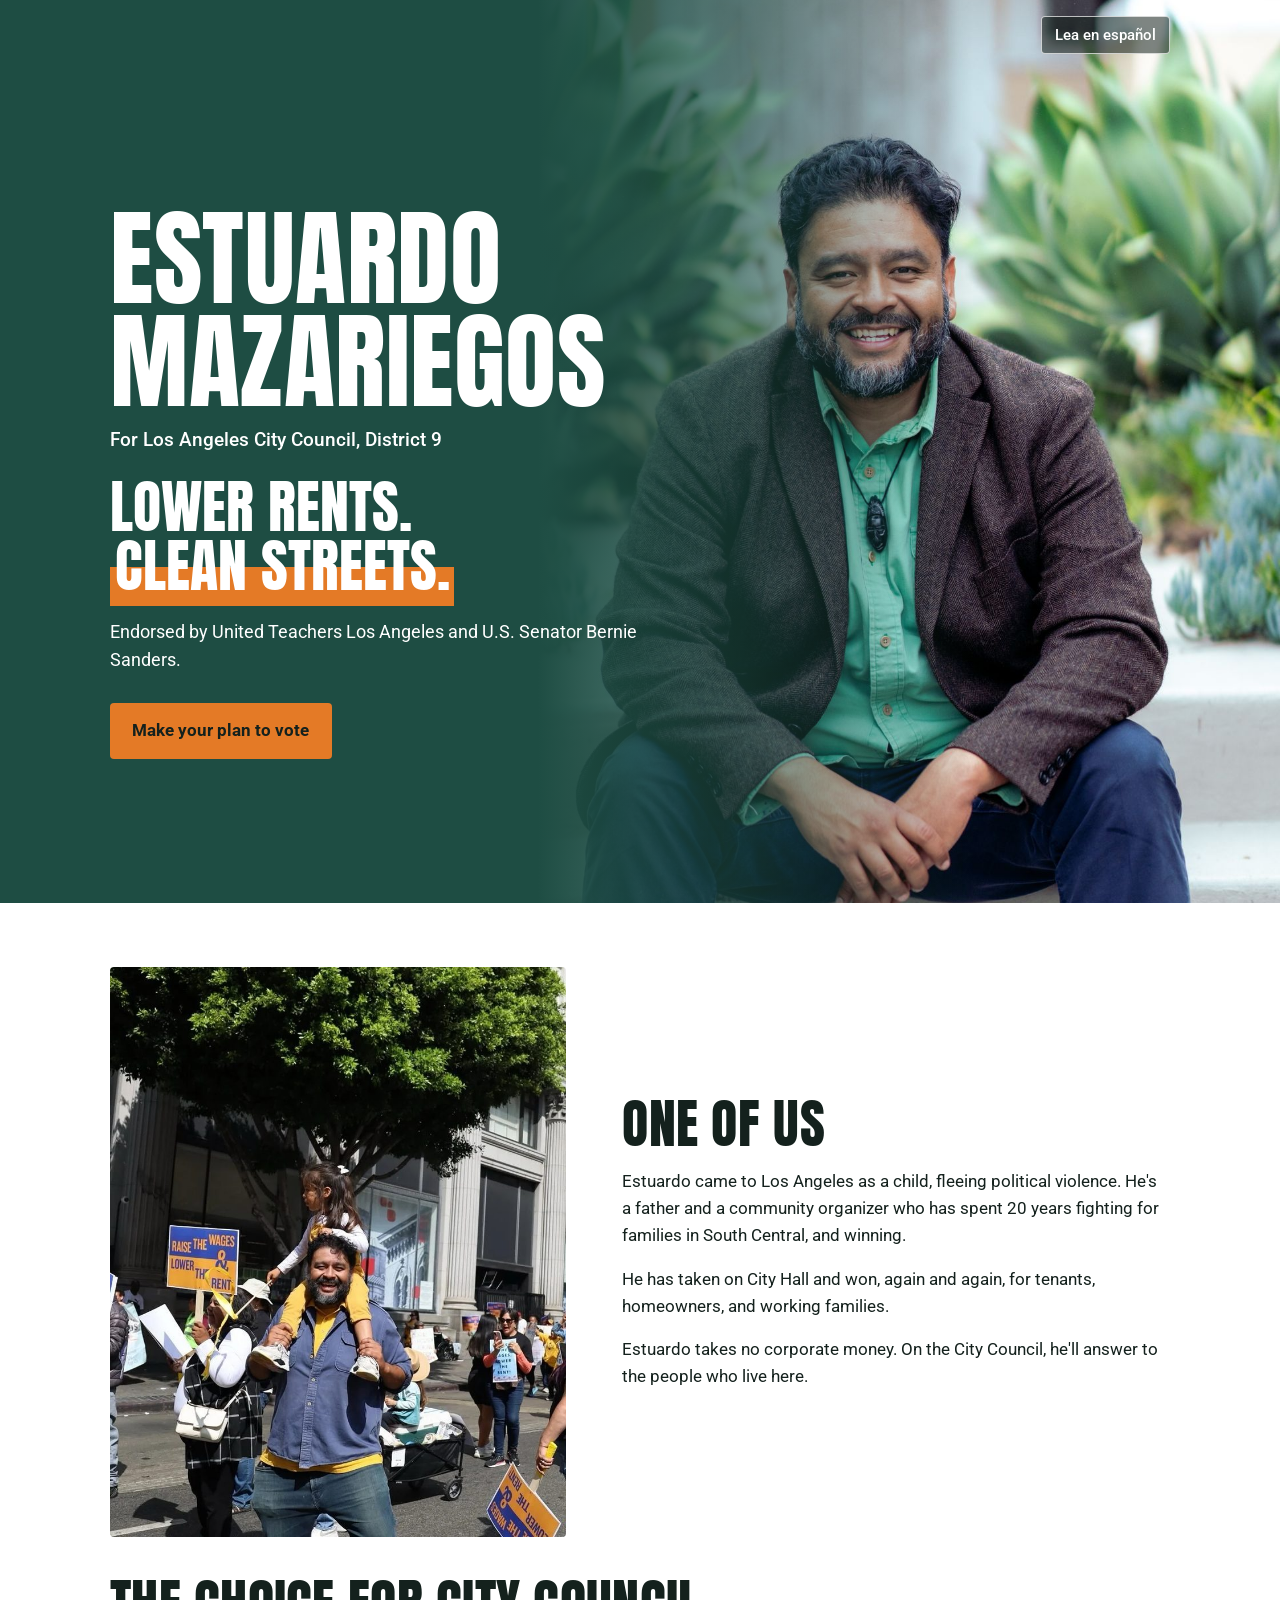
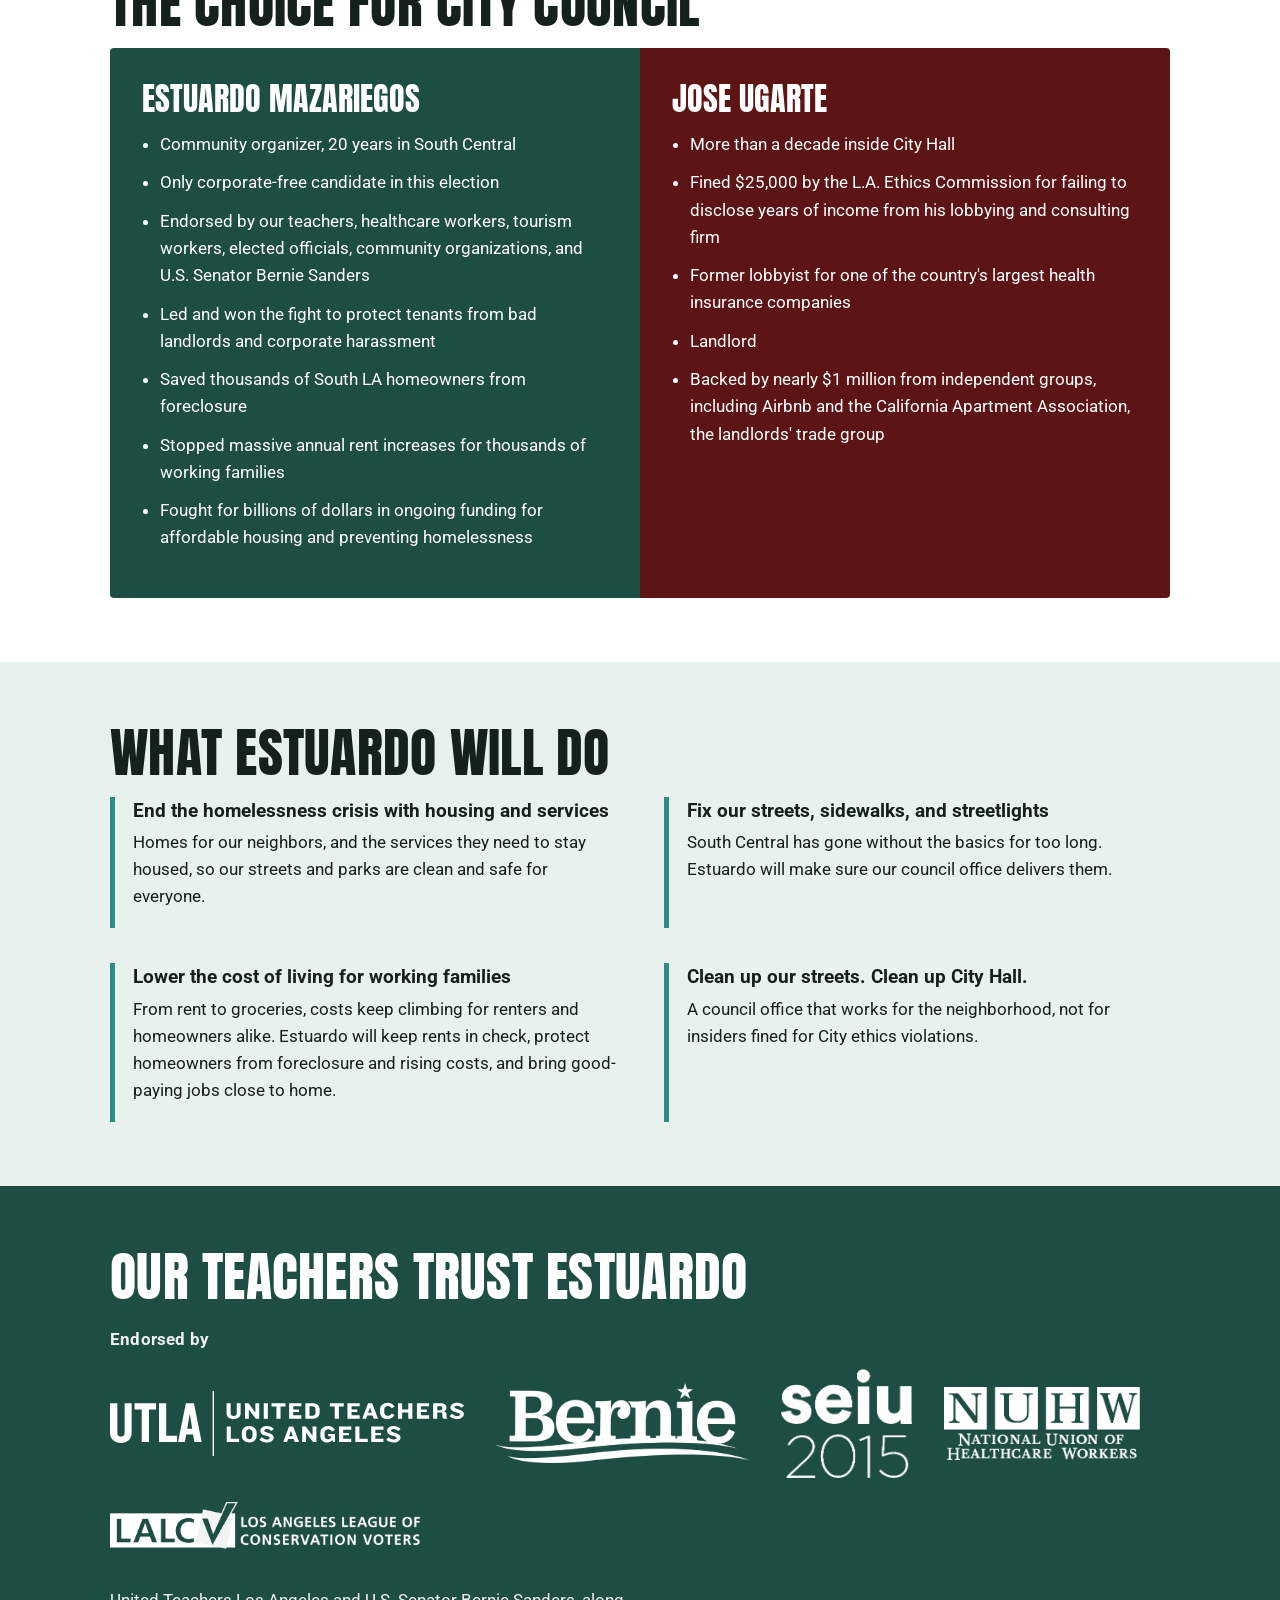
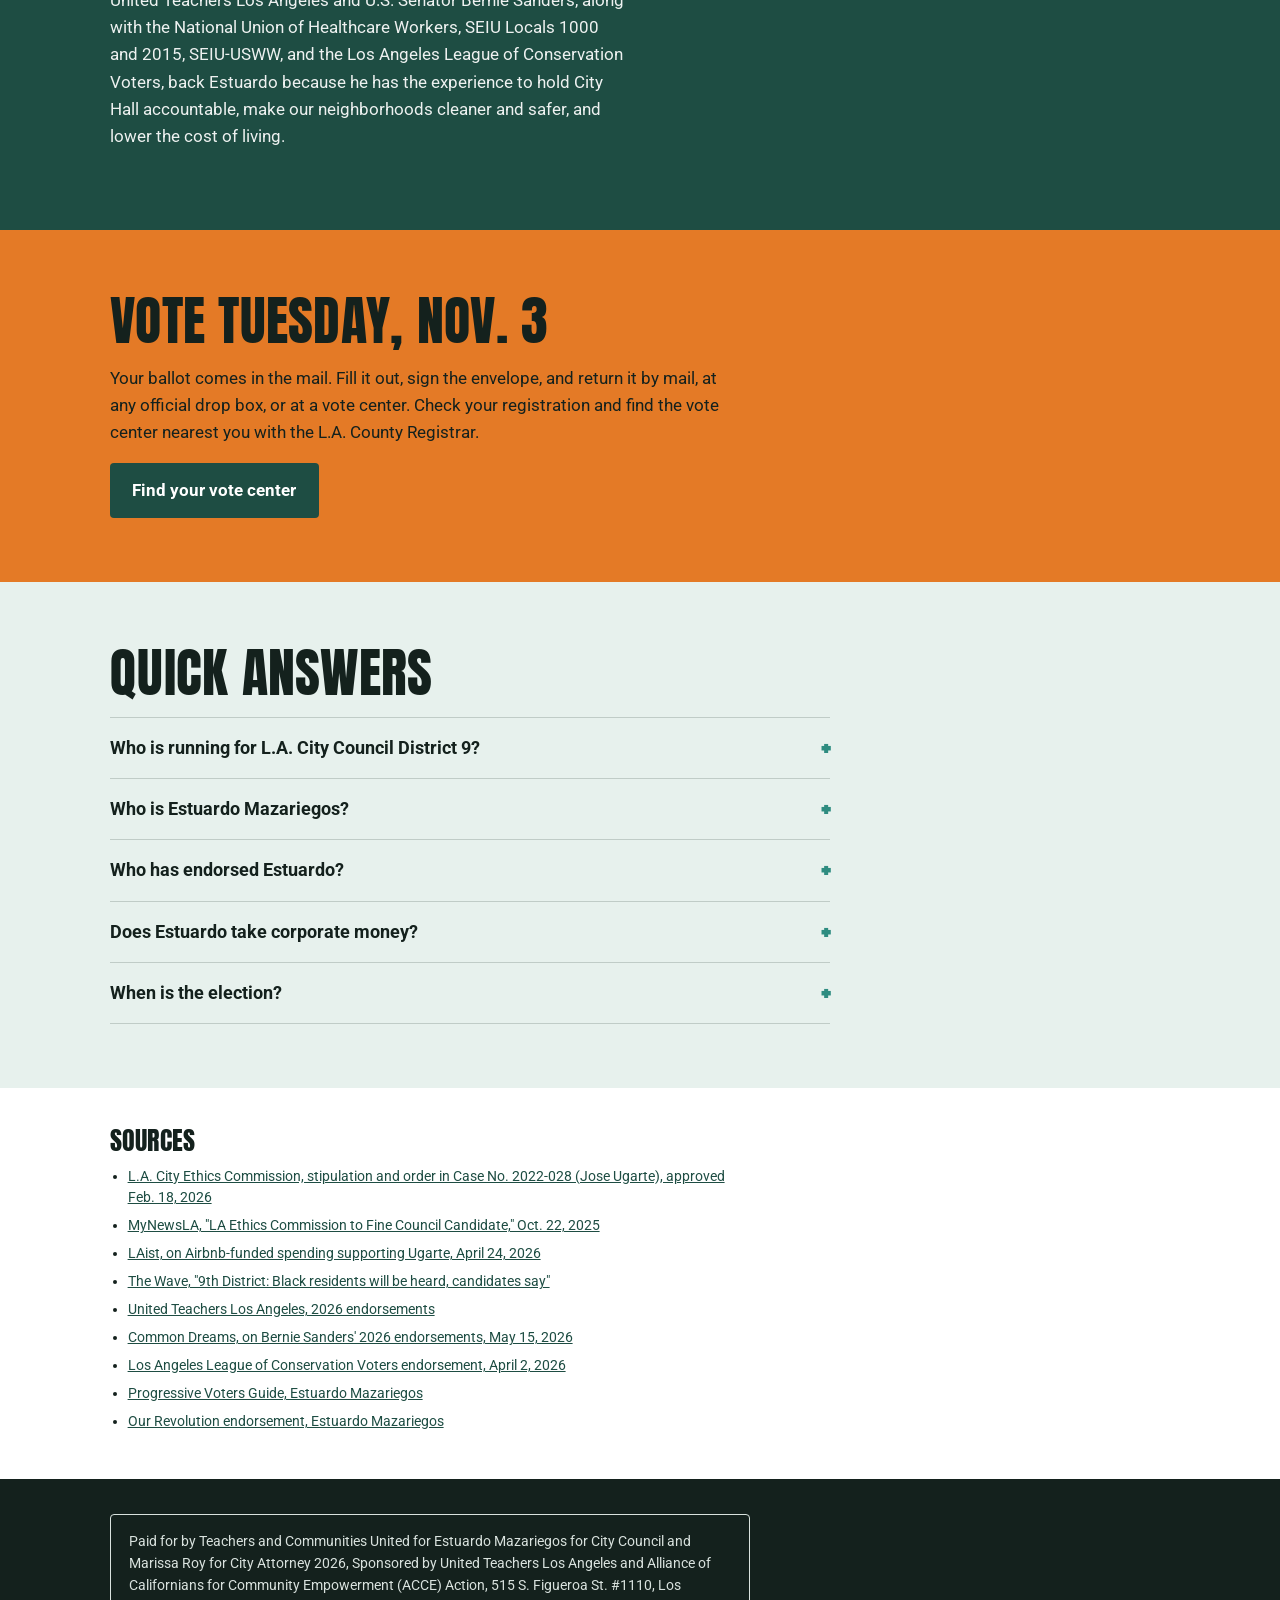
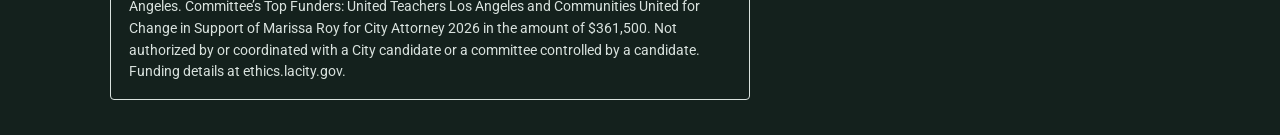
<file: index.html>
<!doctype html>
<html lang="en">
<head>
<meta charset="utf-8">
<meta name="viewport" content="width=device-width, initial-scale=1">
<meta name="robots" content="noindex, nofollow">
<title>Estuardo Mazariegos for L.A. City Council District 9 | Vote Nov. 3, 2026</title>
<meta name="description" content="Estuardo Mazariegos is a community organizer running for Los Angeles City Council District 9. Endorsed by United Teachers Los Angeles and U.S. Senator Bernie Sanders. He takes no corporate money. Vote Tuesday, Nov. 3, 2026.">
<link rel="canonical" href="https://estuardomazariegos.com/">
<link rel="alternate" hreflang="en" href="https://estuardomazariegos.com/">
<link rel="alternate" hreflang="es" href="https://estuardomazariegos.com/es/">
<link rel="alternate" hreflang="x-default" href="https://estuardomazariegos.com/">

<meta property="og:type" content="website">
<meta property="og:url" content="https://estuardomazariegos.com/">
<meta property="og:title" content="Estuardo Mazariegos for L.A. City Council District 9">
<meta property="og:description" content="Lower rents. Clean streets. Endorsed by our teachers and U.S. Senator Bernie Sanders. Vote Nov. 3.">
<meta property="og:image" content="https://estuardomazariegos.com/images/og-share.jpg">
<meta property="og:locale" content="en_US">
<meta property="og:locale:alternate" content="es_US">
<meta name="twitter:card" content="summary_large_image">
<meta name="twitter:image" content="https://estuardomazariegos.com/images/og-share.jpg">

<link rel="preconnect" href="https://fonts.googleapis.com">
<link rel="preconnect" href="https://fonts.gstatic.com" crossorigin>
<link href="https://fonts.googleapis.com/css2?family=Anton&family=Roboto:wght@400;500;700&display=swap" rel="stylesheet">
<link rel="stylesheet" href="styles.css">

<script type="application/ld+json">
{
  "@context": "https://schema.org",
  "@graph": [
    {
      "@type": "FAQPage",
      "@id": "https://estuardomazariegos.com/#webpage",
      "url": "https://estuardomazariegos.com/",
      "inLanguage": "en",
      "name": "Estuardo Mazariegos for L.A. City Council District 9 | Vote Nov. 3, 2026",
      "dateModified": "2026-09-30",
      "about": {
        "@id": "https://estuardomazariegos.com/#estuardo"
      },
      "mentions": [
        {
          "@id": "https://estuardomazariegos.com/#ugarte"
        }
      ],
      "publisher": {
        "@id": "https://estuardomazariegos.com/#committee"
      },
      "primaryImageOfPage": {
        "@type": "ImageObject",
        "url": "https://estuardomazariegos.com/images/estuardo-hero.jpg"
      },
      "mainEntity": [
        {
          "@type": "Question",
          "name": "Who is running for L.A. City Council District 9?",
          "acceptedAnswer": {
            "@type": "Answer",
            "text": "Estuardo Mazariegos and Jose Ugarte are on the ballot in the general election on Tuesday, Nov. 3, 2026. The seat is open."
          }
        },
        {
          "@type": "Question",
          "name": "Who is Estuardo Mazariegos?",
          "acceptedAnswer": {
            "@type": "Answer",
            "text": "Estuardo came to Los Angeles as a child fleeing political violence. He's a father and a community organizer who has spent 20 years fighting for families in South Central. He led and won the fight to protect tenants from bad landlords and corporate harassment, and fought for ongoing funding for affordable housing and preventing homelessness."
          }
        },
        {
          "@type": "Question",
          "name": "Who has endorsed Estuardo?",
          "acceptedAnswer": {
            "@type": "Answer",
            "text": "United Teachers Los Angeles, U.S. Senator Bernie Sanders, the National Union of Healthcare Workers, SEIU Locals 1000 and 2015, SEIU-USWW, and the Los Angeles League of Conservation Voters, along with tourism workers, elected officials, and community organizations."
          }
        },
        {
          "@type": "Question",
          "name": "Does Estuardo take corporate money?",
          "acceptedAnswer": {
            "@type": "Answer",
            "text": "No. Estuardo refuses all corporate campaign contributions. He is the only corporate-free candidate in this election."
          }
        },
        {
          "@type": "Question",
          "name": "When is the election?",
          "acceptedAnswer": {
            "@type": "Answer",
            "text": "Tuesday, Nov. 3, 2026. Every registered voter in L.A. County gets a ballot in the mail. You can return it by mail, at an official drop box, or at any vote center."
          }
        }
      ],
      "citation": [
        "https://ethics.lacity.gov/pdf/agenda/2026/February/20260218-Item5-Stipulation-Ugarte.pdf",
        "https://mynewsla.com/crime/2025/10/22/ethics-commission-to-fine-la-city-council-candidate/",
        "https://laist.com/news/housing-homelessness/airbnb-claims-proposal-included-in-mayors-budget-will-bring-tax-revenue-to-la-ahead-of-olympics",
        "https://wavepublication.com/9th-district-black-residents-will-be-heard-candidates-say/",
        "https://utla.net/campaigns/2026-endorsements/",
        "https://www.commondreams.org/news/bernie-sanders-endorsement",
        "https://lalcv.org/lalcv-endorses-estuardo-mazariegos-for-los-angeles-city-council-district-9/",
        "https://www.progressivevotersguide.com/california/2026/primary/estuardo-mazariegos",
        "https://ourrevolution.com/estuardo-mazariegos-for-la-city-council-d-9/"
      ]
    },
    {
      "@type": "Person",
      "@id": "https://estuardomazariegos.com/#estuardo",
      "name": "Estuardo Mazariegos",
      "description": "Community organizer running for Los Angeles City Council District 9 in the Nov. 3, 2026 general election. Endorsed by United Teachers Los Angeles and U.S. Senator Bernie Sanders.",
      "image": "https://estuardomazariegos.com/images/estuardo-hero.jpg",
      "homeLocation": {
        "@type": "Place",
        "name": "South Los Angeles, California"
      }
    },
    {
      "@type": "Person",
      "@id": "https://estuardomazariegos.com/#ugarte",
      "name": "Jose Ugarte"
    },
    {
      "@type": "Organization",
      "@id": "https://estuardomazariegos.com/#committee",
      "name": "Teachers and Communities United for Estuardo Mazariegos for City Council and Marissa Roy for City Attorney 2026",
      "url": "https://estuardomazariegos.com/",
      "sponsor": [
        {
          "@type": "Organization",
          "name": "United Teachers Los Angeles"
        },
        {
          "@type": "Organization",
          "name": "Alliance of Californians for Community Empowerment (ACCE) Action"
        }
      ],
      "address": {
        "@type": "PostalAddress",
        "streetAddress": "515 S. Figueroa St. #1110",
        "addressLocality": "Los Angeles",
        "addressRegion": "CA",
        "postalCode": "90071",
        "addressCountry": "US"
      }
    }
  ]
}
</script>
</head>
<body>
<a class="skip" href="#main">Skip to content</a>

<header class="topbar">
  <div class="wrap"><a class="lang" href="es/" hreflang="es" lang="es">Lea en español</a></div>
</header>

<main id="main">

  <section class="hero" aria-labelledby="hero-title">
    <div class="hero-photo"><img src="images/estuardo-hero.jpg" alt="Estuardo Mazariegos, smiling, seated on front steps in a South Los Angeles garden" fetchpriority="high"></div>
    <div class="wrap hero-body">
      <h1 id="hero-title">Estuardo<br>Mazariegos</h1>
      <p class="office">For Los Angeles City Council, District 9</p>
      <p class="tagline">Lower rents.<br><span class="bar">Clean streets.</span></p>
      <p class="endorse">Endorsed by United Teachers Los Angeles and U.S. Senator Bernie Sanders.</p>
      <a class="btn" href="#vote">Make your plan to vote</a>
    </div>
  </section>

  <section class="who" aria-labelledby="who-title">
    <div class="wrap who-grid">
      <div class="who-photo"><img src="images/estuardo-family.jpg" alt="Estuardo Mazariegos carrying his daughter on his shoulders at a community march" loading="lazy"></div>
      <div class="prose">
        <h2 id="who-title">One of us</h2>
        <p>Estuardo came to Los Angeles as a child, fleeing political violence. He's a father and a community organizer who has spent 20 years fighting for families in South Central, and winning.</p>
        <p>He has taken on City Hall and won, again and again, for tenants, homeowners, and working families.</p>
        <p>Estuardo takes no corporate money. On the City Council, he'll answer to the people who live here.</p>
      </div>
    </div>
  </section>

  <section class="choice" aria-labelledby="choice-title">
    <div class="wrap">
      <h2 id="choice-title">The choice for City Council</h2>
      <div class="choice-grid">
        <div class="choice-col col-us">
          <h3>Estuardo Mazariegos</h3>
          <ul>
            <li>Community organizer, 20 years in South Central</li>
            <li>Only corporate-free candidate in this election</li>
            <li>Endorsed by our teachers, healthcare workers, tourism workers, elected officials, community organizations, and U.S. Senator Bernie Sanders</li>
            <li>Led and won the fight to protect tenants from bad landlords and corporate harassment</li>
            <li>Saved thousands of South LA homeowners from foreclosure</li>
            <li>Stopped massive annual rent increases for thousands of working families</li>
            <li>Fought for billions of dollars in ongoing funding for affordable housing and preventing homelessness</li>
          </ul>
        </div>
        <div class="choice-col col-them">
          <h3>Jose Ugarte</h3>
          <ul>
            <li>More than a decade inside City Hall</li>
            <li>Fined $25,000 by the L.A. Ethics Commission for failing to disclose years of income from his lobbying and consulting firm</li>
            <li>Former lobbyist for one of the country's largest health insurance companies</li>
            <li>Landlord</li>
            <li>Backed by nearly $1 million from independent groups, including Airbnb and the California Apartment Association, the landlords' trade group</li>
          </ul>
        </div>
      </div>
    </div>
  </section>

  <section class="plan" aria-labelledby="plan-title">
    <div class="wrap">
      <h2 id="plan-title">What Estuardo will do</h2>
      <ul class="plan-list">
        <li>
          <h3>End the homelessness crisis with housing and services</h3>
          <p>Homes for our neighbors, and the services they need to stay housed, so our streets and parks are clean and safe for everyone.</p>
        </li>
        <li>
          <h3>Fix our streets, sidewalks, and streetlights</h3>
          <p>South Central has gone without the basics for too long. Estuardo will make sure our council office delivers them.</p>
        </li>
        <li>
          <h3>Lower the cost of living for working families</h3>
          <p>From rent to groceries, costs keep climbing for renters and homeowners alike. Estuardo will keep rents in check, protect homeowners from foreclosure and rising costs, and bring good-paying jobs close to home.</p>
        </li>
        <li>
          <h3>Clean up our streets. Clean up City Hall.</h3>
          <p>A council office that works for the neighborhood, not for insiders fined for City ethics violations.</p>
        </li>
      </ul>
    </div>
  </section>

  <section class="backers" aria-labelledby="backers-title">
    <div class="wrap">
      <h2 id="backers-title">Our teachers trust Estuardo</h2>
      <p class="endorsed-label">Endorsed by</p>
      <ul class="logos">
        <li><img src="images/logos/utla.svg" alt="United Teachers Los Angeles" style="--w:295px" loading="lazy"></li>
        <li><img src="images/logos/bernie.png" alt="Bernie Sanders" style="--w:211px" loading="lazy"></li>
        <li><img src="images/logos/seiu2015.png" alt="SEIU Local 2015" style="--w:109px" loading="lazy"></li>
        <li><img src="images/logos/nuhw.png" alt="National Union of Healthcare Workers" style="--w:163px" loading="lazy"></li>
        <li><img src="images/logos/lalcv.png" alt="Los Angeles League of Conservation Voters" style="--w:258px" loading="lazy"></li>
      </ul>
      <p>United Teachers Los Angeles and U.S. Senator Bernie Sanders, along with the National Union of Healthcare Workers, SEIU Locals 1000 and 2015, SEIU-USWW, and the Los Angeles League of Conservation Voters, back Estuardo because he has the experience to hold City Hall accountable, make our neighborhoods cleaner and safer, and lower the cost of living.</p>
    </div>
  </section>

  <section class="vote" id="vote" aria-labelledby="vote-title">
    <div class="wrap"><div class="prose">
      <h2 id="vote-title">Vote Tuesday, Nov. 3</h2>
      <p>Your ballot comes in the mail. Fill it out, sign the envelope, and return it by mail, at any official drop box, or at a vote center. Check your registration and find the vote center nearest you with the L.A. County Registrar.</p>
      <a class="btn" href="https://lavote.gov" rel="noopener">Find your vote center</a>
    </div></div>
  </section>

  <section class="faq" aria-labelledby="faq-title">
    <div class="wrap">
      <h2 id="faq-title">Quick answers</h2>
      <details>
        <summary>Who is running for L.A. City Council District 9?</summary>
        <p>Estuardo Mazariegos and Jose Ugarte are on the ballot in the general election on Tuesday, Nov. 3, 2026. The seat is open.</p>
      </details>
      <details>
        <summary>Who is Estuardo Mazariegos?</summary>
        <p>Estuardo came to Los Angeles as a child fleeing political violence. He's a father and a community organizer who has spent 20 years fighting for families in South Central. He led and won the fight to protect tenants from bad landlords and corporate harassment, and fought for ongoing funding for affordable housing and preventing homelessness.</p>
      </details>
      <details>
        <summary>Who has endorsed Estuardo?</summary>
        <p>United Teachers Los Angeles, U.S. Senator Bernie Sanders, the National Union of Healthcare Workers, SEIU Locals 1000 and 2015, SEIU-USWW, and the Los Angeles League of Conservation Voters, along with tourism workers, elected officials, and community organizations.</p>
      </details>
      <details>
        <summary>Does Estuardo take corporate money?</summary>
        <p>No. Estuardo refuses all corporate campaign contributions. He is the only corporate-free candidate in this election.</p>
      </details>
      <details>
        <summary>When is the election?</summary>
        <p>Tuesday, Nov. 3, 2026. Every registered voter in L.A. County gets a ballot in the mail. You can return it by mail, at an official drop box, or at any vote center.</p>
      </details>
    </div>
  </section>

  <section class="sources" aria-labelledby="sources-title">
    <div class="wrap">
      <h2 id="sources-title">Sources</h2>
      <ul>
        <li><a href="https://ethics.lacity.gov/pdf/agenda/2026/February/20260218-Item5-Stipulation-Ugarte.pdf" rel="noopener">L.A. City Ethics Commission, stipulation and order in Case No. 2022-028 (Jose Ugarte), approved Feb. 18, 2026</a></li>
        <li><a href="https://mynewsla.com/crime/2025/10/22/ethics-commission-to-fine-la-city-council-candidate/" rel="noopener">MyNewsLA, "LA Ethics Commission to Fine Council Candidate," Oct. 22, 2025</a></li>
        <li><a href="https://laist.com/news/housing-homelessness/airbnb-claims-proposal-included-in-mayors-budget-will-bring-tax-revenue-to-la-ahead-of-olympics" rel="noopener">LAist, on Airbnb-funded spending supporting Ugarte, April 24, 2026</a></li>
        <li><a href="https://wavepublication.com/9th-district-black-residents-will-be-heard-candidates-say/" rel="noopener">The Wave, "9th District: Black residents will be heard, candidates say"</a></li>
        <li><a href="https://utla.net/campaigns/2026-endorsements/" rel="noopener">United Teachers Los Angeles, 2026 endorsements</a></li>
        <li><a href="https://www.commondreams.org/news/bernie-sanders-endorsement" rel="noopener">Common Dreams, on Bernie Sanders' 2026 endorsements, May 15, 2026</a></li>
        <li><a href="https://lalcv.org/lalcv-endorses-estuardo-mazariegos-for-los-angeles-city-council-district-9/" rel="noopener">Los Angeles League of Conservation Voters endorsement, April 2, 2026</a></li>
        <li><a href="https://www.progressivevotersguide.com/california/2026/primary/estuardo-mazariegos" rel="noopener">Progressive Voters Guide, Estuardo Mazariegos</a></li>
        <li><a href="https://ourrevolution.com/estuardo-mazariegos-for-la-city-council-d-9/" rel="noopener">Our Revolution endorsement, Estuardo Mazariegos</a></li>
      </ul>
    </div>
  </section>

</main>

<footer>
  <div class="wrap">
    <div class="disclosure">
      <p>Paid for by Teachers and Communities United for Estuardo Mazariegos for City Council and Marissa Roy for City Attorney 2026, Sponsored by United Teachers Los Angeles and Alliance of Californians for Community Empowerment (ACCE) Action, 515 S. Figueroa St. #1110, Los Angeles. Committee’s Top Funders: United Teachers Los Angeles and Communities United for Change in Support of Marissa Roy for City Attorney 2026 in the amount of $361,500. Not authorized by or coordinated with a City candidate or a committee controlled by a candidate. Funding details at ethics.lacity.gov.</p>
    </div>
  </div>
</footer>

<!-- GoatCounter: replace YOURCODE with the site code, then remove this comment's wrapper
<script data-goatcounter="https://YOURCODE.goatcounter.com/count" async src="//gc.zgo.at/count.js"></script>
-->
</body>
</html>
</file>
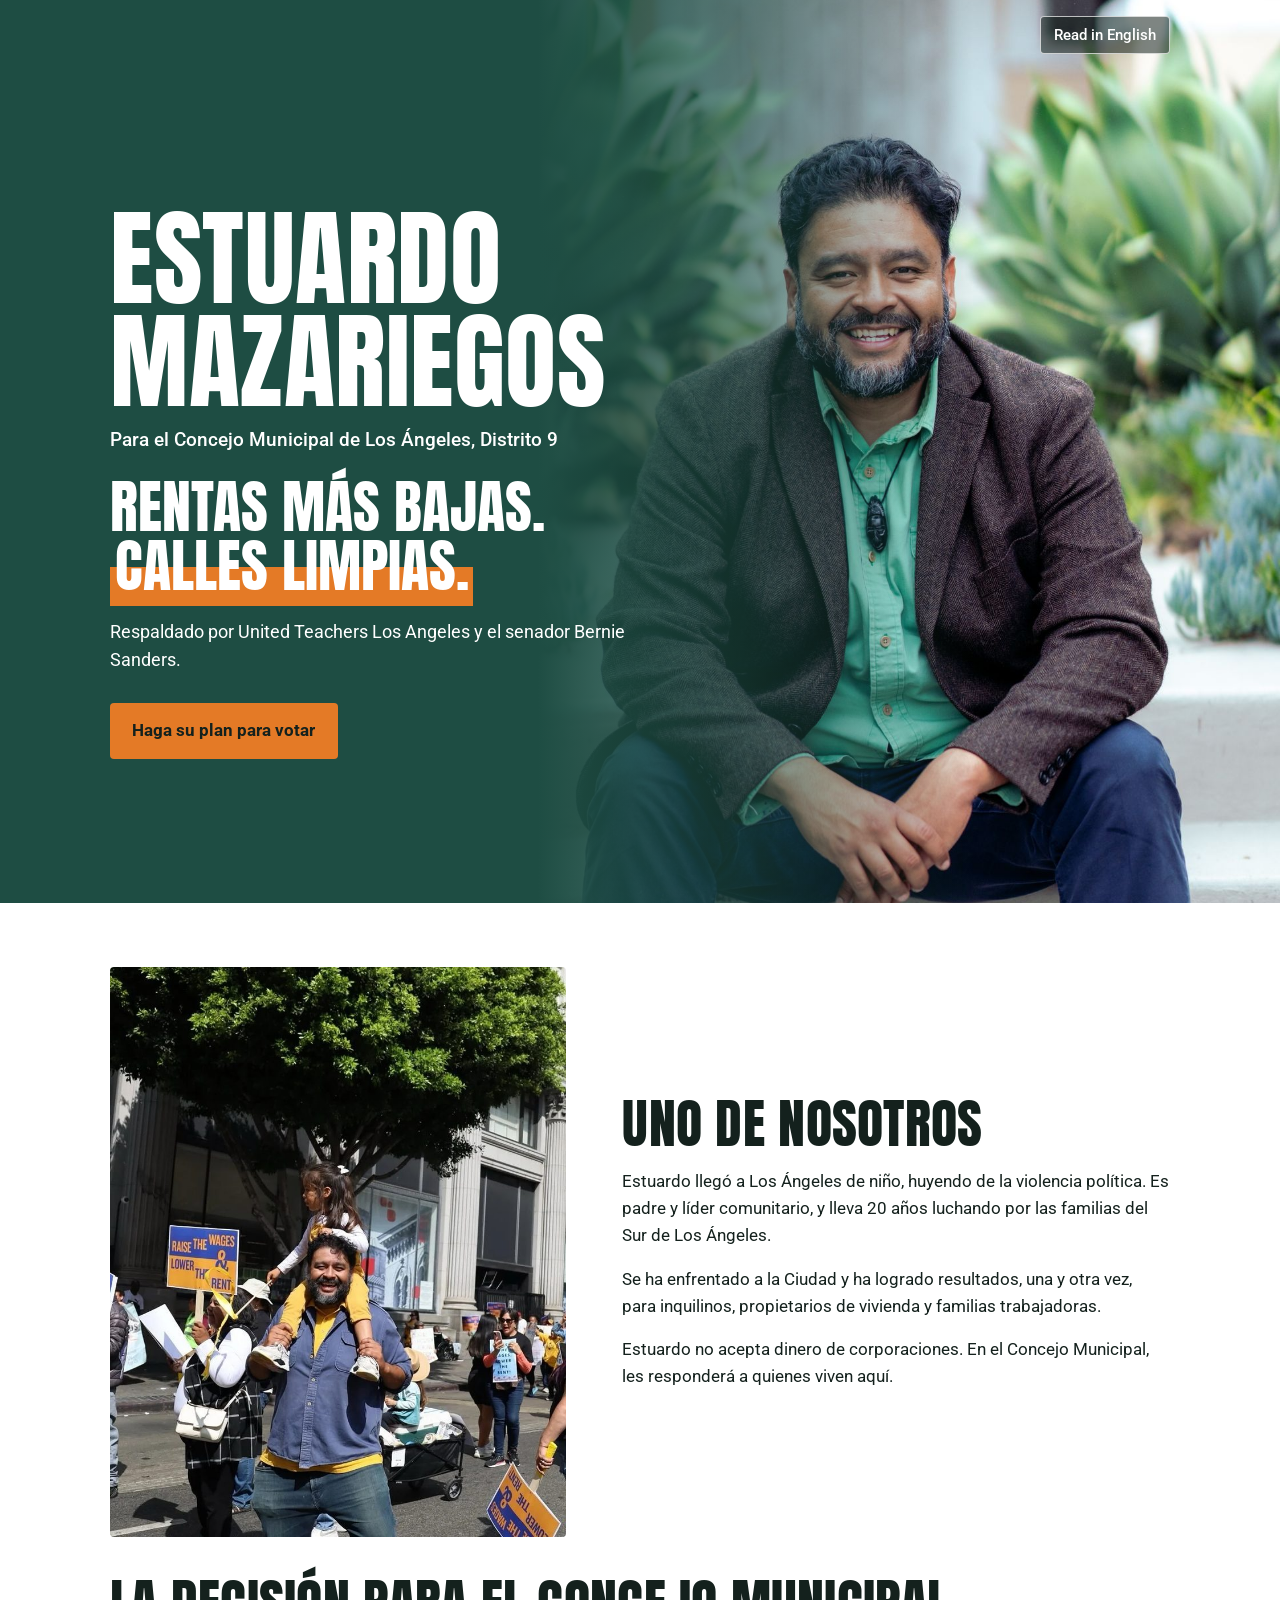
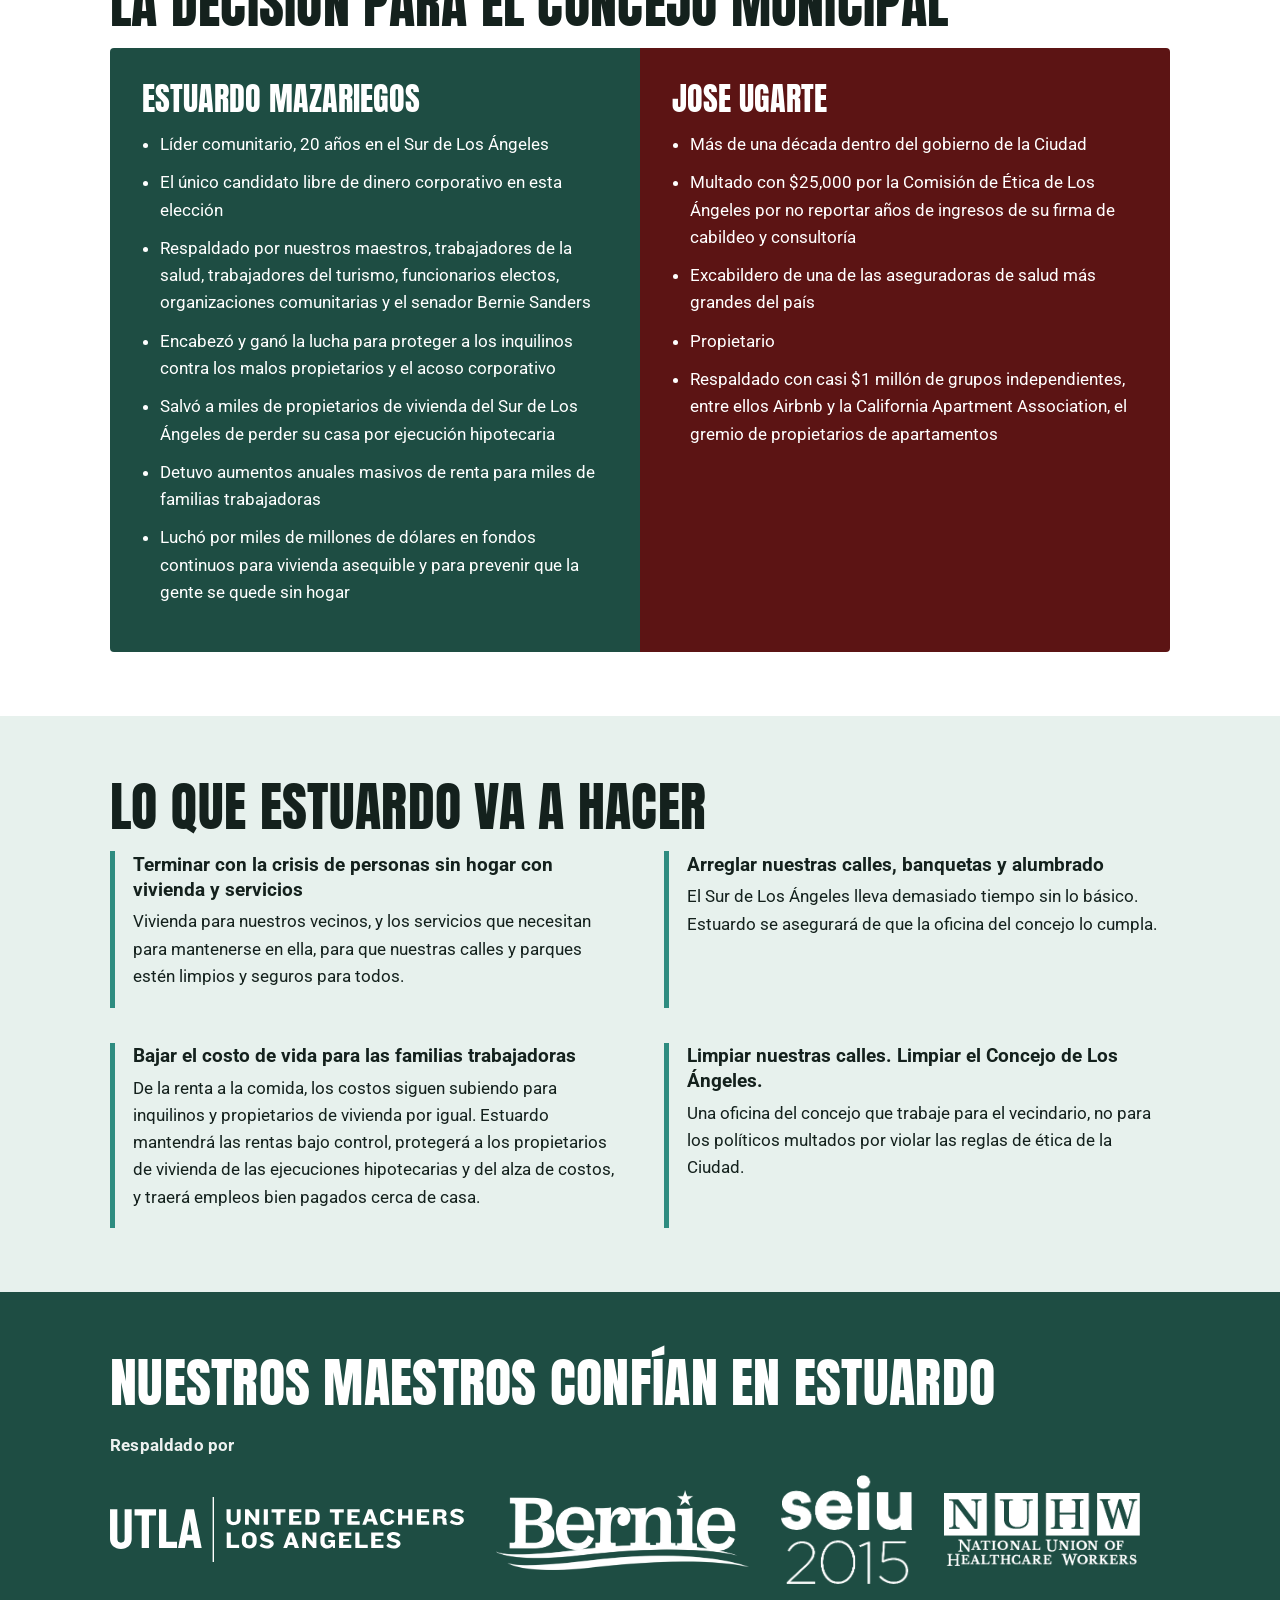
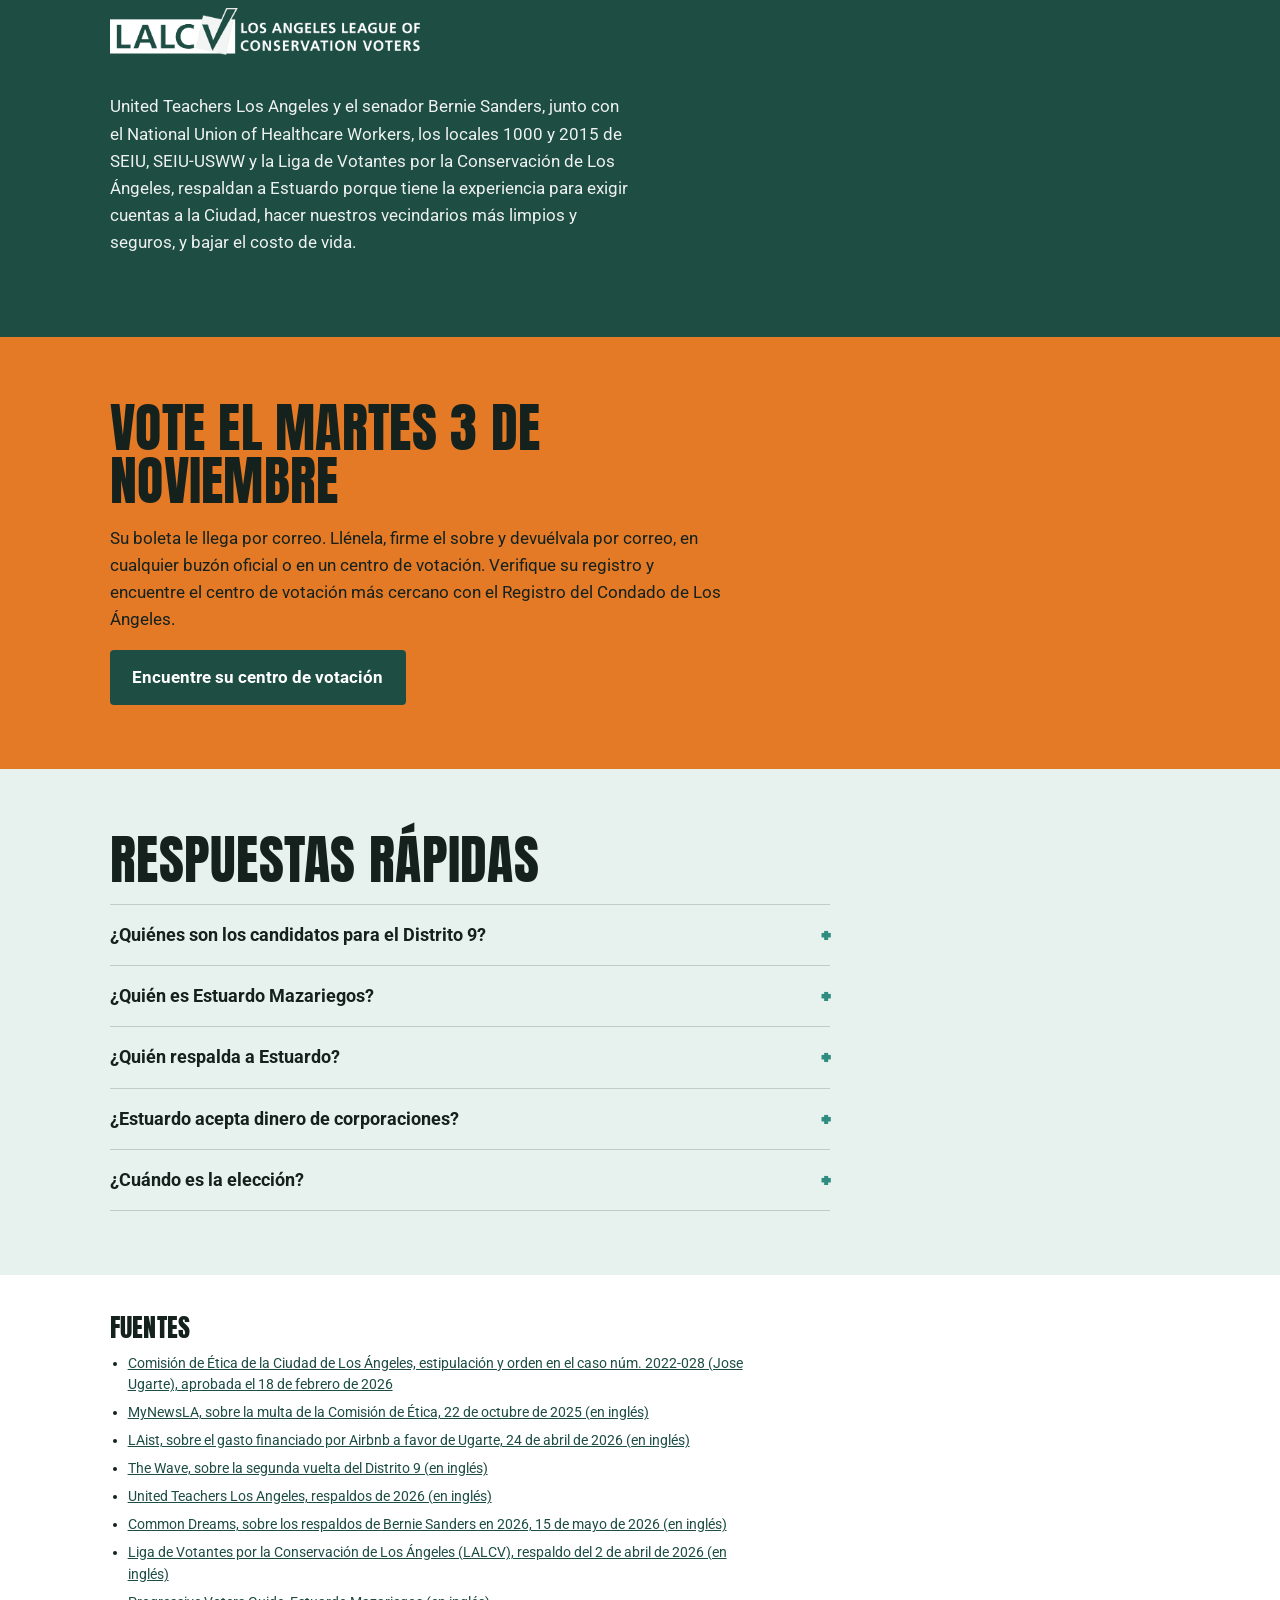
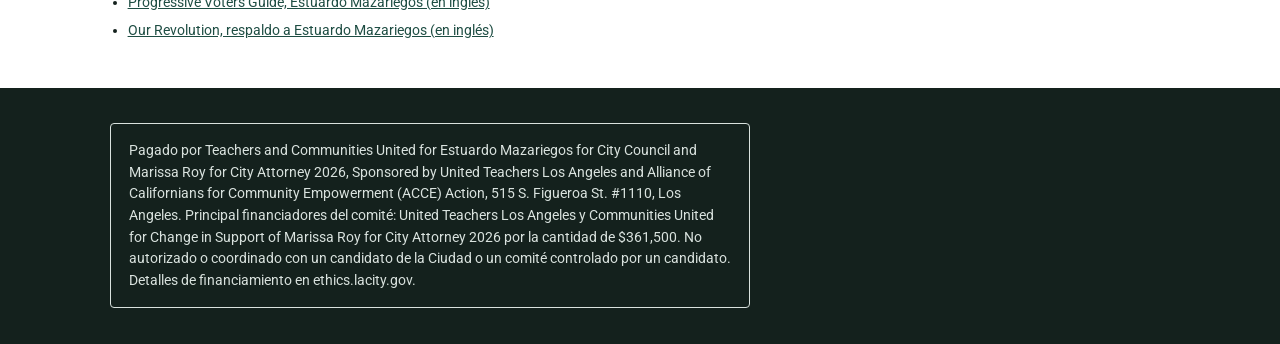
<file: es/index.html>
<!doctype html>
<html lang="es">
<head>
<meta charset="utf-8">
<meta name="viewport" content="width=device-width, initial-scale=1">
<meta name="robots" content="noindex, nofollow">
<title>Estuardo Mazariegos para el Concejo Municipal de Los Ángeles, Distrito 9 | Vote el 3 de noviembre de 2026</title>
<meta name="description" content="Estuardo Mazariegos es un líder comunitario y candidato al Concejo Municipal de Los Ángeles, Distrito 9. Respaldado por United Teachers Los Angeles y el senador Bernie Sanders. No acepta dinero de corporaciones. Vote el martes 3 de noviembre de 2026.">
<link rel="canonical" href="https://estuardomazariegos.com/es/">
<link rel="alternate" hreflang="en" href="https://estuardomazariegos.com/">
<link rel="alternate" hreflang="es" href="https://estuardomazariegos.com/es/">
<link rel="alternate" hreflang="x-default" href="https://estuardomazariegos.com/">

<meta property="og:type" content="website">
<meta property="og:url" content="https://estuardomazariegos.com/es/">
<meta property="og:title" content="Estuardo Mazariegos para el Concejo Municipal, Distrito 9">
<meta property="og:description" content="Rentas más bajas. Calles limpias. Respaldado por nuestros maestros y el senador Bernie Sanders. Vote el 3 de noviembre.">
<meta property="og:image" content="https://estuardomazariegos.com/images/og-share-es.jpg">
<meta property="og:locale" content="es_US">
<meta property="og:locale:alternate" content="en_US">
<meta name="twitter:card" content="summary_large_image">
<meta name="twitter:image" content="https://estuardomazariegos.com/images/og-share-es.jpg">

<link rel="preconnect" href="https://fonts.googleapis.com">
<link rel="preconnect" href="https://fonts.gstatic.com" crossorigin>
<link href="https://fonts.googleapis.com/css2?family=Anton&family=Roboto:wght@400;500;700&display=swap" rel="stylesheet">
<link rel="stylesheet" href="../styles.css">

<script type="application/ld+json">
{
  "@context": "https://schema.org",
  "@graph": [
    {
      "@type": "FAQPage",
      "@id": "https://estuardomazariegos.com/es/#webpage",
      "url": "https://estuardomazariegos.com/es/",
      "inLanguage": "es",
      "name": "Estuardo Mazariegos para el Concejo Municipal de Los Ángeles, Distrito 9 | Vote el 3 de noviembre de 2026",
      "dateModified": "2026-09-30",
      "about": {
        "@id": "https://estuardomazariegos.com/#estuardo"
      },
      "mentions": [
        {
          "@id": "https://estuardomazariegos.com/#ugarte"
        }
      ],
      "publisher": {
        "@id": "https://estuardomazariegos.com/#committee"
      },
      "primaryImageOfPage": {
        "@type": "ImageObject",
        "url": "https://estuardomazariegos.com/images/estuardo-hero.jpg"
      },
      "mainEntity": [
        {
          "@type": "Question",
          "name": "¿Quiénes son los candidatos para el Distrito 9?",
          "acceptedAnswer": {
            "@type": "Answer",
            "text": "Estuardo Mazariegos y Jose Ugarte aparecen en la boleta de la elección general del martes 3 de noviembre de 2026. El puesto está abierto."
          }
        },
        {
          "@type": "Question",
          "name": "¿Quién es Estuardo Mazariegos?",
          "acceptedAnswer": {
            "@type": "Answer",
            "text": "Estuardo llegó a Los Ángeles de niño, huyendo de la violencia política. Es padre y líder comunitario, y lleva 20 años luchando por las familias del Sur de Los Ángeles. Encabezó y ganó la lucha para proteger a los inquilinos contra los malos propietarios y el acoso corporativo, y luchó por fondos continuos para vivienda asequible y para prevenir que la gente se quede sin hogar."
          }
        },
        {
          "@type": "Question",
          "name": "¿Quién respalda a Estuardo?",
          "acceptedAnswer": {
            "@type": "Answer",
            "text": "United Teachers Los Angeles, el senador Bernie Sanders, el National Union of Healthcare Workers, los locales 1000 y 2015 de SEIU, SEIU-USWW y la Liga de Votantes por la Conservación de Los Ángeles, junto con trabajadores del turismo, funcionarios electos y organizaciones comunitarias."
          }
        },
        {
          "@type": "Question",
          "name": "¿Estuardo acepta dinero de corporaciones?",
          "acceptedAnswer": {
            "@type": "Answer",
            "text": "No. Estuardo rechaza todas las contribuciones de campaña de corporaciones. Es el único candidato libre de dinero corporativo en esta elección."
          }
        },
        {
          "@type": "Question",
          "name": "¿Cuándo es la elección?",
          "acceptedAnswer": {
            "@type": "Answer",
            "text": "El martes 3 de noviembre de 2026. Todos los votantes registrados en el Condado de Los Ángeles reciben su boleta por correo. Puede devolverla por correo, en un buzón oficial o en cualquier centro de votación."
          }
        }
      ],
      "citation": [
        "https://ethics.lacity.gov/pdf/agenda/2026/February/20260218-Item5-Stipulation-Ugarte.pdf",
        "https://mynewsla.com/crime/2025/10/22/ethics-commission-to-fine-la-city-council-candidate/",
        "https://laist.com/news/housing-homelessness/airbnb-claims-proposal-included-in-mayors-budget-will-bring-tax-revenue-to-la-ahead-of-olympics",
        "https://wavepublication.com/9th-district-black-residents-will-be-heard-candidates-say/",
        "https://utla.net/campaigns/2026-endorsements/",
        "https://www.commondreams.org/news/bernie-sanders-endorsement",
        "https://lalcv.org/lalcv-endorses-estuardo-mazariegos-for-los-angeles-city-council-district-9/",
        "https://www.progressivevotersguide.com/california/2026/primary/estuardo-mazariegos",
        "https://ourrevolution.com/estuardo-mazariegos-for-la-city-council-d-9/"
      ]
    },
    {
      "@type": "Person",
      "@id": "https://estuardomazariegos.com/#estuardo",
      "name": "Estuardo Mazariegos",
      "description": "Líder comunitario y candidato al Concejo Municipal de Los Ángeles, Distrito 9, en la elección general del 3 de noviembre de 2026. Respaldado por United Teachers Los Angeles y el senador Bernie Sanders.",
      "image": "https://estuardomazariegos.com/images/estuardo-hero.jpg",
      "homeLocation": {
        "@type": "Place",
        "name": "South Los Angeles, California"
      }
    },
    {
      "@type": "Person",
      "@id": "https://estuardomazariegos.com/#ugarte",
      "name": "Jose Ugarte"
    },
    {
      "@type": "Organization",
      "@id": "https://estuardomazariegos.com/#committee",
      "name": "Teachers and Communities United for Estuardo Mazariegos for City Council and Marissa Roy for City Attorney 2026",
      "url": "https://estuardomazariegos.com/",
      "sponsor": [
        {
          "@type": "Organization",
          "name": "United Teachers Los Angeles"
        },
        {
          "@type": "Organization",
          "name": "Alliance of Californians for Community Empowerment (ACCE) Action"
        }
      ],
      "address": {
        "@type": "PostalAddress",
        "streetAddress": "515 S. Figueroa St. #1110",
        "addressLocality": "Los Angeles",
        "addressRegion": "CA",
        "postalCode": "90071",
        "addressCountry": "US"
      }
    }
  ]
}
</script>
</head>
<body>
<a class="skip" href="#main">Ir al contenido</a>

<header class="topbar">
  <div class="wrap"><a class="lang" href="../" hreflang="en" lang="en">Read in English</a></div>
</header>

<main id="main">

  <section class="hero" aria-labelledby="hero-title">
    <div class="hero-photo"><img src="../images/estuardo-hero.jpg" alt="Estuardo Mazariegos sonriendo, sentado en unas escaleras en un jardín del Sur de Los Ángeles" fetchpriority="high"></div>
    <div class="wrap hero-body">
      <h1 id="hero-title">Estuardo<br>Mazariegos</h1>
      <p class="office">Para el Concejo Municipal de Los Ángeles, Distrito 9</p>
      <p class="tagline">Rentas más bajas.<br><span class="bar">Calles limpias.</span></p>
      <p class="endorse">Respaldado por United Teachers Los Angeles y el senador Bernie Sanders.</p>
      <a class="btn" href="#vote">Haga su plan para votar</a>
    </div>
  </section>

  <section class="who" aria-labelledby="who-title">
    <div class="wrap who-grid">
      <div class="who-photo"><img src="../images/estuardo-family.jpg" alt="Estuardo Mazariegos cargando a su hija en los hombros durante una marcha comunitaria" loading="lazy"></div>
      <div class="prose">
        <h2 id="who-title">Uno de nosotros</h2>
        <p>Estuardo llegó a Los Ángeles de niño, huyendo de la violencia política. Es padre y líder comunitario, y lleva 20 años luchando por las familias del Sur de Los Ángeles.</p>
        <p>Se ha enfrentado a la Ciudad y ha logrado resultados, una y otra vez, para inquilinos, propietarios de vivienda y familias trabajadoras.</p>
        <p>Estuardo no acepta dinero de corporaciones. En el Concejo Municipal, les responderá a quienes viven aquí.</p>
      </div>
    </div>
  </section>

  <section class="choice" aria-labelledby="choice-title">
    <div class="wrap">
      <h2 id="choice-title">La decisión para el Concejo Municipal</h2>
      <div class="choice-grid">
        <div class="choice-col col-us">
          <h3>Estuardo Mazariegos</h3>
          <ul>
            <li>Líder comunitario, 20 años en el Sur de Los Ángeles</li>
            <li>El único candidato libre de dinero corporativo en esta elección</li>
            <li>Respaldado por nuestros maestros, trabajadores de la salud, trabajadores del turismo, funcionarios electos, organizaciones comunitarias y el senador Bernie Sanders</li>
            <li>Encabezó y ganó la lucha para proteger a los inquilinos contra los malos propietarios y el acoso corporativo</li>
            <li>Salvó a miles de propietarios de vivienda del Sur de Los Ángeles de perder su casa por ejecución hipotecaria</li>
            <li>Detuvo aumentos anuales masivos de renta para miles de familias trabajadoras</li>
            <li>Luchó por miles de millones de dólares en fondos continuos para vivienda asequible y para prevenir que la gente se quede sin hogar</li>
          </ul>
        </div>
        <div class="choice-col col-them">
          <h3>Jose Ugarte</h3>
          <ul>
            <li>Más de una década dentro del gobierno de la Ciudad</li>
            <li>Multado con $25,000 por la Comisión de Ética de Los Ángeles por no reportar años de ingresos de su firma de cabildeo y consultoría</li>
            <li>Excabildero de una de las aseguradoras de salud más grandes del país</li>
            <li>Propietario</li>
            <li>Respaldado con casi $1 millón de grupos independientes, entre ellos Airbnb y la California Apartment Association, el gremio de propietarios de apartamentos</li>
          </ul>
        </div>
      </div>
    </div>
  </section>

  <section class="plan" aria-labelledby="plan-title">
    <div class="wrap">
      <h2 id="plan-title">Lo que Estuardo va a hacer</h2>
      <ul class="plan-list">
        <li>
          <h3>Terminar con la crisis de personas sin hogar con vivienda y servicios</h3>
          <p>Vivienda para nuestros vecinos, y los servicios que necesitan para mantenerse en ella, para que nuestras calles y parques estén limpios y seguros para todos.</p>
        </li>
        <li>
          <h3>Arreglar nuestras calles, banquetas y alumbrado</h3>
          <p>El Sur de Los Ángeles lleva demasiado tiempo sin lo básico. Estuardo se asegurará de que la oficina del concejo lo cumpla.</p>
        </li>
        <li>
          <h3>Bajar el costo de vida para las familias trabajadoras</h3>
          <p>De la renta a la comida, los costos siguen subiendo para inquilinos y propietarios de vivienda por igual. Estuardo mantendrá las rentas bajo control, protegerá a los propietarios de vivienda de las ejecuciones hipotecarias y del alza de costos, y traerá empleos bien pagados cerca de casa.</p>
        </li>
        <li>
          <h3>Limpiar nuestras calles. Limpiar el Concejo de Los Ángeles.</h3>
          <p>Una oficina del concejo que trabaje para el vecindario, no para los políticos multados por violar las reglas de ética de la Ciudad.</p>
        </li>
      </ul>
    </div>
  </section>

  <section class="backers" aria-labelledby="backers-title">
    <div class="wrap">
      <h2 id="backers-title">Nuestros maestros confían en Estuardo</h2>
      <p class="endorsed-label">Respaldado por</p>
      <ul class="logos">
        <li><img src="../images/logos/utla.svg" alt="United Teachers Los Angeles" style="--w:295px" loading="lazy"></li>
        <li><img src="../images/logos/bernie.png" alt="Bernie Sanders" style="--w:211px" loading="lazy"></li>
        <li><img src="../images/logos/seiu2015.png" alt="SEIU Local 2015" style="--w:109px" loading="lazy"></li>
        <li><img src="../images/logos/nuhw.png" alt="National Union of Healthcare Workers" style="--w:163px" loading="lazy"></li>
        <li><img src="../images/logos/lalcv.png" alt="Liga de Votantes por la Conservación de Los Ángeles" style="--w:258px" loading="lazy"></li>
      </ul>
      <p>United Teachers Los Angeles y el senador Bernie Sanders, junto con el National Union of Healthcare Workers, los locales 1000 y 2015 de SEIU, SEIU-USWW y la Liga de Votantes por la Conservación de Los Ángeles, respaldan a Estuardo porque tiene la experiencia para exigir cuentas a la Ciudad, hacer nuestros vecindarios más limpios y seguros, y bajar el costo de vida.</p>
    </div>
  </section>

  <section class="vote" id="vote" aria-labelledby="vote-title">
    <div class="wrap"><div class="prose">
      <h2 id="vote-title">Vote el martes 3 de noviembre</h2>
      <p>Su boleta le llega por correo. Llénela, firme el sobre y devuélvala por correo, en cualquier buzón oficial o en un centro de votación. Verifique su registro y encuentre el centro de votación más cercano con el Registro del Condado de Los Ángeles.</p>
      <a class="btn" href="https://lavote.gov" rel="noopener">Encuentre su centro de votación</a>
    </div></div>
  </section>

  <section class="faq" aria-labelledby="faq-title">
    <div class="wrap">
      <h2 id="faq-title">Respuestas rápidas</h2>
      <details>
        <summary>¿Quiénes son los candidatos para el Distrito 9?</summary>
        <p>Estuardo Mazariegos y Jose Ugarte aparecen en la boleta de la elección general del martes 3 de noviembre de 2026. El puesto está abierto.</p>
      </details>
      <details>
        <summary>¿Quién es Estuardo Mazariegos?</summary>
        <p>Estuardo llegó a Los Ángeles de niño, huyendo de la violencia política. Es padre y líder comunitario, y lleva 20 años luchando por las familias del Sur de Los Ángeles. Encabezó y ganó la lucha para proteger a los inquilinos contra los malos propietarios y el acoso corporativo, y luchó por fondos continuos para vivienda asequible y para prevenir que la gente se quede sin hogar.</p>
      </details>
      <details>
        <summary>¿Quién respalda a Estuardo?</summary>
        <p>United Teachers Los Angeles, el senador Bernie Sanders, el National Union of Healthcare Workers, los locales 1000 y 2015 de SEIU, SEIU-USWW y la Liga de Votantes por la Conservación de Los Ángeles, junto con trabajadores del turismo, funcionarios electos y organizaciones comunitarias.</p>
      </details>
      <details>
        <summary>¿Estuardo acepta dinero de corporaciones?</summary>
        <p>No. Estuardo rechaza todas las contribuciones de campaña de corporaciones. Es el único candidato libre de dinero corporativo en esta elección.</p>
      </details>
      <details>
        <summary>¿Cuándo es la elección?</summary>
        <p>El martes 3 de noviembre de 2026. Todos los votantes registrados en el Condado de Los Ángeles reciben su boleta por correo. Puede devolverla por correo, en un buzón oficial o en cualquier centro de votación.</p>
      </details>
    </div>
  </section>

  <section class="sources" aria-labelledby="sources-title">
    <div class="wrap">
      <h2 id="sources-title">Fuentes</h2>
      <ul>
        <li><a href="https://ethics.lacity.gov/pdf/agenda/2026/February/20260218-Item5-Stipulation-Ugarte.pdf" rel="noopener">Comisión de Ética de la Ciudad de Los Ángeles, estipulación y orden en el caso núm. 2022-028 (Jose Ugarte), aprobada el 18 de febrero de 2026</a></li>
        <li><a href="https://mynewsla.com/crime/2025/10/22/ethics-commission-to-fine-la-city-council-candidate/" rel="noopener">MyNewsLA, sobre la multa de la Comisión de Ética, 22 de octubre de 2025 (en inglés)</a></li>
        <li><a href="https://laist.com/news/housing-homelessness/airbnb-claims-proposal-included-in-mayors-budget-will-bring-tax-revenue-to-la-ahead-of-olympics" rel="noopener">LAist, sobre el gasto financiado por Airbnb a favor de Ugarte, 24 de abril de 2026 (en inglés)</a></li>
        <li><a href="https://wavepublication.com/9th-district-black-residents-will-be-heard-candidates-say/" rel="noopener">The Wave, sobre la segunda vuelta del Distrito 9 (en inglés)</a></li>
        <li><a href="https://utla.net/campaigns/2026-endorsements/" rel="noopener">United Teachers Los Angeles, respaldos de 2026 (en inglés)</a></li>
        <li><a href="https://www.commondreams.org/news/bernie-sanders-endorsement" rel="noopener">Common Dreams, sobre los respaldos de Bernie Sanders en 2026, 15 de mayo de 2026 (en inglés)</a></li>
        <li><a href="https://lalcv.org/lalcv-endorses-estuardo-mazariegos-for-los-angeles-city-council-district-9/" rel="noopener">Liga de Votantes por la Conservación de Los Ángeles (LALCV), respaldo del 2 de abril de 2026 (en inglés)</a></li>
        <li><a href="https://www.progressivevotersguide.com/california/2026/primary/estuardo-mazariegos" rel="noopener">Progressive Voters Guide, Estuardo Mazariegos (en inglés)</a></li>
        <li><a href="https://ourrevolution.com/estuardo-mazariegos-for-la-city-council-d-9/" rel="noopener">Our Revolution, respaldo a Estuardo Mazariegos (en inglés)</a></li>
      </ul>
    </div>
  </section>

</main>

<footer>
  <div class="wrap">
    <div class="disclosure">
      <p>Pagado por Teachers and Communities United for Estuardo Mazariegos for City Council and Marissa Roy for City Attorney 2026, Sponsored by United Teachers Los Angeles and Alliance of Californians for Community Empowerment (ACCE) Action, 515 S. Figueroa St. #1110, Los Angeles. Principal financiadores del comité: United Teachers Los Angeles y Communities United for Change in Support of Marissa Roy for City Attorney 2026 por la cantidad de $361,500. No autorizado o coordinado con un candidato de la Ciudad o un comité controlado por un candidato. Detalles de financiamiento en ethics.lacity.gov.</p>
    </div>
  </div>
</footer>

<!-- GoatCounter: replace YOURCODE with the site code, then remove this comment's wrapper
<script data-goatcounter="https://YOURCODE.goatcounter.com/count" async src="//gc.zgo.at/count.js"></script>
-->
</body>
</html>
</file>
<file: styles.css>
/* Estuardo for CD9 IE landing page. Palette and type match the ad creative. */
:root{
  --avenue:#1E4D43;   /* deep green, primary ground */
  --porch:#2E8C80;    /* teal, secondary */
  --marigold:#E47A26; /* highlight bar, vote band */
  --mint:#E7F1ED;     /* quiet alternate section */
  --oxblood:#5C1414;  /* contrast column only */
  --ink:#14211D;
  --white:#FFFFFF;
  --display:"Anton","Impact","Haettenschweiler","Arial Narrow Bold",sans-serif;
  --body:"Roboto",system-ui,-apple-system,"Segoe UI",Arial,sans-serif;
  --wrap:1100px;
}
*{box-sizing:border-box}
html{-webkit-text-size-adjust:100%}
body{margin:0;font-family:var(--body);font-size:1.0625rem;line-height:1.6;color:var(--ink);background:var(--white)}
img{max-width:100%;display:block}
a{color:inherit}
:focus-visible{outline:3px solid var(--marigold);outline-offset:3px}
.wrap{max-width:var(--wrap);margin:0 auto;padding:0 1.25rem}
.prose{max-width:62ch}
h1,h2{font-family:var(--display);font-weight:400;text-transform:uppercase;letter-spacing:.005em;line-height:.98;margin:0}
h2{font-size:clamp(2.1rem,6vw,3.4rem);margin-bottom:1.1rem}
h3{font-size:1.2rem;line-height:1.3;margin:0 0 .35rem}
p{margin:0 0 1rem}
.skip{position:absolute;left:-999px;top:0;background:var(--white);padding:.5rem 1rem;z-index:10}
.skip:focus{left:1rem;top:1rem}

/* ---------- top bar ---------- */
.topbar{position:absolute;top:0;left:0;right:0;z-index:5}
.topbar .wrap{display:flex;justify-content:flex-end;padding-top:1rem;padding-bottom:1rem}
.lang{color:var(--white);font-weight:500;text-decoration:none;background:rgba(20,33,29,.55);border:1.5px solid rgba(255,255,255,.7);padding:.35rem .8rem;border-radius:4px;font-size:.95rem}
.lang:hover{background:rgba(255,255,255,.12)}

/* ---------- hero ---------- */
.hero{position:relative;background:var(--avenue);color:var(--white);overflow:hidden}
.hero-photo{position:absolute;inset:0;background:var(--porch)}
.hero-photo img{width:100%;height:100%;object-fit:cover;object-position:50% 20%}
.hero::after{content:"";position:absolute;inset:0;background:linear-gradient(180deg,rgba(30,77,67,.05) 0%,rgba(30,77,67,.35) 38%,var(--avenue) 72%)}
.hero-body{position:relative;z-index:2;padding-top:52vh;padding-bottom:3rem}
.hero h1{font-size:clamp(3.4rem,15vw,7.5rem)}
.hero .office{font-size:1.2rem;font-weight:500;margin:.7rem 0 1.4rem}
.tagline{font-family:var(--display);text-transform:uppercase;font-size:clamp(2rem,8vw,3.6rem);line-height:1.02;margin:0 0 1.4rem}
.tagline .bar{background:linear-gradient(transparent 52%,var(--marigold) 52%,var(--marigold) 96%,transparent 96%);padding:0 .08em;-webkit-box-decoration-break:clone;box-decoration-break:clone}
.endorse{font-size:1.1rem;max-width:34ch;margin-bottom:1.8rem}
.btn{display:inline-block;background:var(--marigold);color:var(--ink);font-weight:700;text-decoration:none;padding:.9rem 1.4rem;border-radius:4px;font-size:1.05rem}
.btn:hover{filter:brightness(1.07)}
@media (min-width:880px){
  .hero{min-height:88vh;display:flex;align-items:flex-end}
  .hero-photo{left:38%}
  .hero h1{font-size:clamp(4rem,8.2vw,6.6rem)}
  .hero::after{background:linear-gradient(90deg,var(--avenue) 0%,var(--avenue) 42%,rgba(30,77,67,.6) 58%,rgba(30,77,67,0) 76%)}
  .hero-body{padding-top:9rem;padding-bottom:5rem;width:100%}
  .hero-body > *{max-width:560px}
}

/* ---------- sections ---------- */
section{padding:4rem 0}
.who{background:var(--white)}
.who-grid{display:grid;gap:2rem}
.who-photo{background:var(--mint);aspect-ratio:4/5;border-radius:4px;overflow:hidden}
.who-photo img{width:100%;height:100%;object-fit:cover}
@media (min-width:880px){.who-grid{grid-template-columns:5fr 6fr;align-items:center;gap:3.5rem}}

.plan{background:var(--mint)}
.plan-list{list-style:none;margin:0;padding:0;display:grid;gap:1.6rem}
.plan-list li{border-left:5px solid var(--porch);padding:.1rem 0 .1rem 1.1rem;max-width:58ch}
@media (min-width:880px){.plan-list{grid-template-columns:1fr 1fr;gap:2.2rem 3rem}}

.backers{background:var(--avenue);color:var(--white)}
.backer-names{list-style:none;margin:0 0 1.3rem;padding:0}
.backer-names li{font-family:var(--display);text-transform:uppercase;font-size:clamp(1.8rem,6.5vw,3rem);line-height:1.08;color:var(--marigold)}
.logos{list-style:none;margin:0 0 2.4rem;padding:0;display:flex;flex-wrap:wrap;align-items:center;gap:1.5rem 2rem}
.logos li{display:block}
.logos img{width:var(--w);max-width:100%;height:auto}
@media (min-width:880px){.logos img{width:calc(var(--w) * 1.2)}}
.backers p{max-width:52ch;opacity:.92}

.choice{background:var(--white)}
.choice-grid{display:grid;gap:0;border-radius:4px;overflow:hidden}
.choice-col{padding:1.6rem 1.4rem}
.choice-col h3{font-family:var(--display);font-weight:400;text-transform:uppercase;font-size:2rem;line-height:1;margin-bottom:1rem}
.choice-col ul{margin:0;padding-left:1.15rem}
.choice-col li{margin-bottom:.7rem}
.col-us{background:var(--avenue);color:var(--white)}
.col-them{background:var(--oxblood);color:var(--white)}
.choice .note{font-size:.9rem;color:#4a5652;margin-top:1rem;max-width:70ch}
@media (min-width:880px){.choice-grid{grid-template-columns:1fr 1fr}.choice-col{padding:2.2rem 2rem}}

.faq{background:var(--mint)}
.faq details{border-top:1.5px solid rgba(20,33,29,.18);padding:1rem 0;max-width:72ch}
.faq details:last-of-type{border-bottom:1.5px solid rgba(20,33,29,.18)}
.faq summary{cursor:pointer;font-weight:700;font-size:1.1rem;list-style:none;display:flex;justify-content:space-between;gap:1rem}
.faq summary::-webkit-details-marker{display:none}
.faq summary::after{content:"+";font-family:var(--display);font-size:1.6rem;line-height:1;color:var(--porch)}
.faq details[open] summary::after{content:"\2013"}
.faq details p{margin:.7rem 0 0}

.vote{background:var(--marigold);color:var(--ink)}
.vote .btn{background:var(--avenue);color:var(--white)}

.sources{background:var(--white);padding:2.5rem 0}
.sources h2{font-size:1.6rem;margin-bottom:.8rem}
.sources ul{margin:0;padding-left:1.1rem;font-size:.9rem;line-height:1.5;max-width:80ch}
.sources li{margin-bottom:.4rem}
.sources a{color:var(--avenue)}

/* spacing refinements */
.who{padding-bottom:2.5rem}
.who + .choice{padding-top:0}
.backers h2{margin-bottom:1.4rem}
.endorsed-label{font-weight:700;font-size:1.05rem;letter-spacing:.01em;margin:0 0 1rem;opacity:1}

footer{background:var(--ink);color:#d9e2de;padding:2.2rem 0;font-size:.9rem;line-height:1.5}
footer .disclosure{border:1.5px solid #d9e2de;padding:1rem 1.1rem;max-width:80ch;border-radius:4px}
footer p{margin:0 0 .5rem}
footer .disclosure p:last-child{margin:0}

@media (prefers-reduced-motion:reduce){*{scroll-behavior:auto!important;transition:none!important}}
html{scroll-behavior:smooth}
</file>
